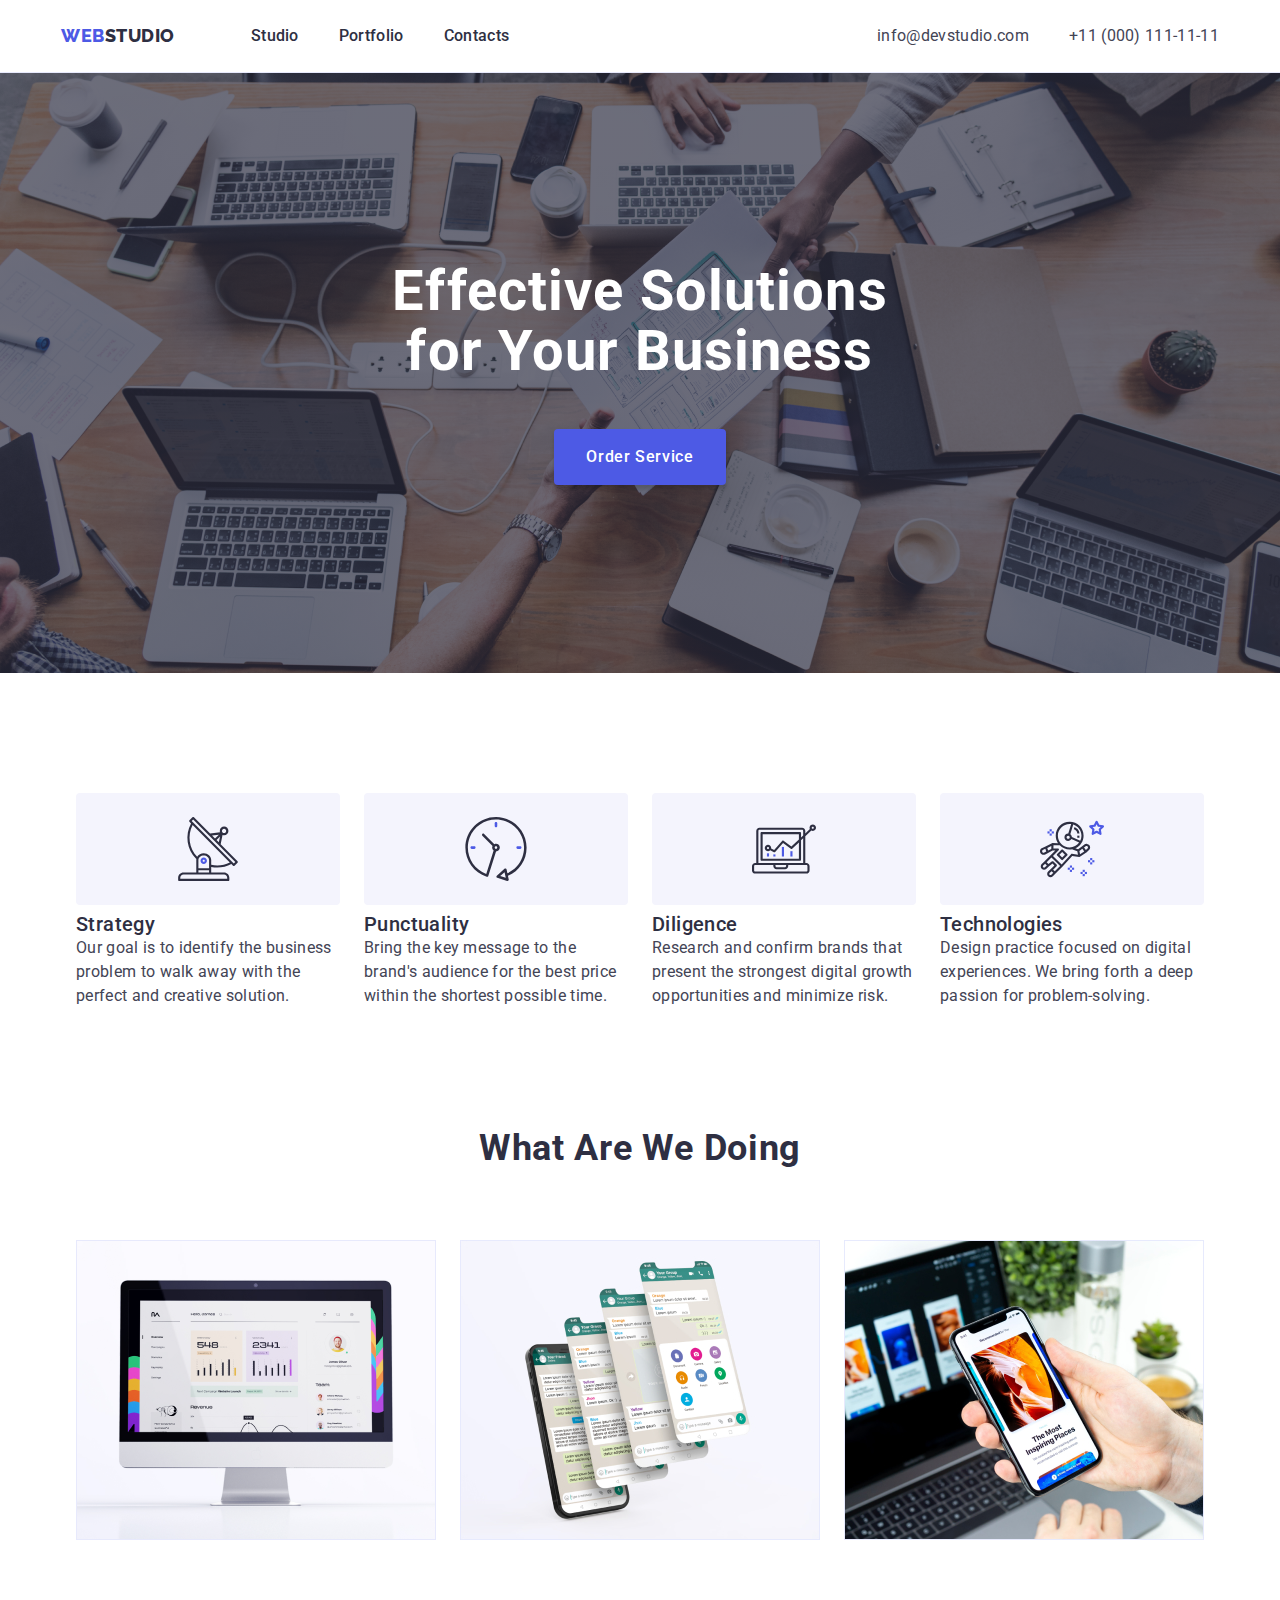
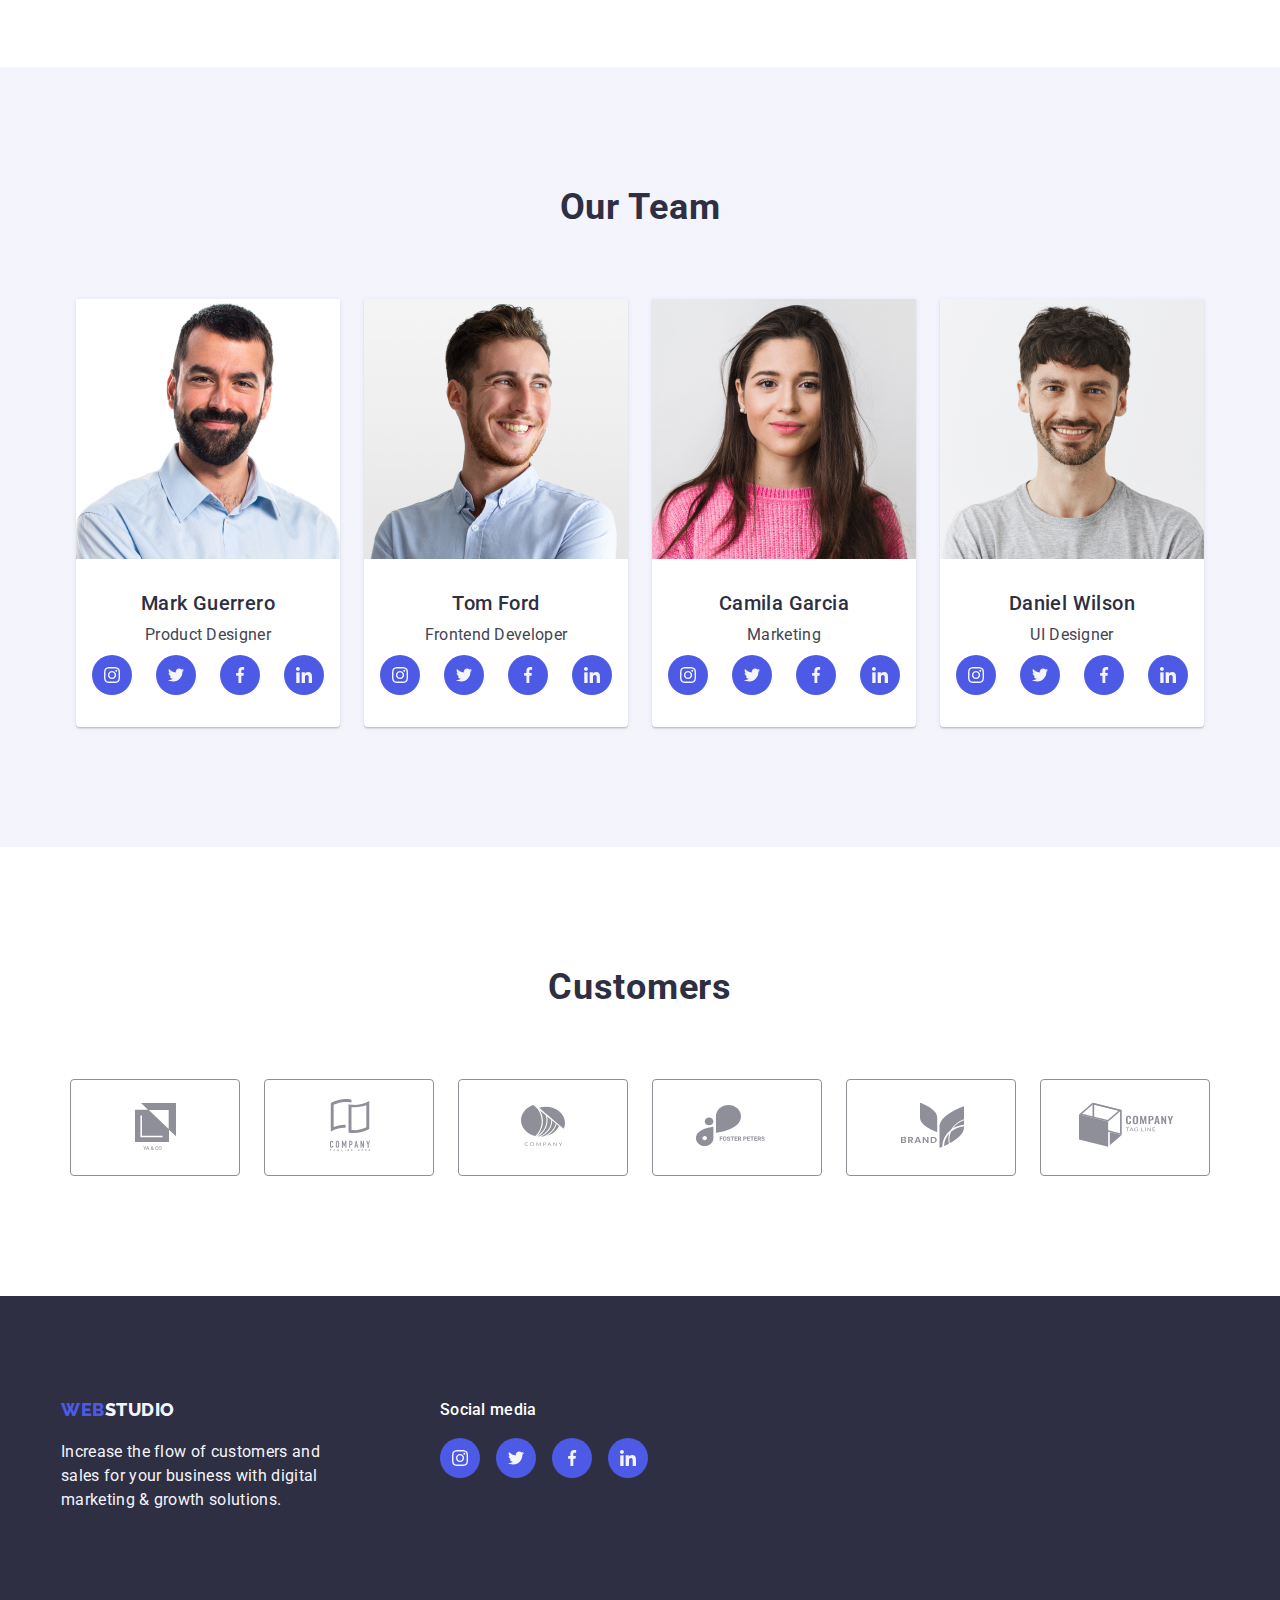
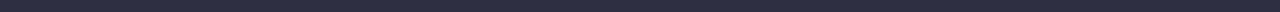
<file: index.html>
<!DOCTYPE html>
<html lang="en">

<head>
    <meta charset="UTF-8">
    <meta name="description" content="Provides digital and marketing growth solutions.">
    <title>Mateo, Ruby L. HW-05</title>
    <link rel="stylesheet" href="./css/modern-normalize.css" />
    <link rel="stylesheet" href="./css/style.css" />

    <link rel="preconnect" href="https://fonts.googleapis.com">
    <link rel="preconnect" href="https://fonts.gstatic.com" crossorigin>
    <link
        href="https://fonts.googleapis.com/css2?family=Raleway:wght@800&family=Roboto:wght@400;500;700;900&display=swap"
        rel="stylesheet">
</head>
<body>
    <!-- Header Section -->
    <header class="header">
        <div class="container main-header-container">
            <nav class="nav">
                <!-- Logo -->
                <a href="/goit-markup-hw-05/" class="header-logo link">
                    <span class="logo-web">Web</span><span class="logo-studio link">Studio</span>
                </a>
                <ul class="nav-list list">
                    <!-- navigation -->
                    <li class="nav-list-item">
                        <a class="nav-list-item-link link" href="/goit-markup-hw-05/">Studio</a>
                    </li>
                    <li class="nav-list-item">
                        <a class="nav-list-item-link link" href="portfolio.html">Portfolio</a>
                    </li>
                    <li class="nav-list-item">
                        <a class="nav-list-item-link link" href="/goit-markup-hw-05/">Contacts</a>
                    </li>
                </ul>
            </nav>
            <!-- contact details -->
            <address class="address">
                <ul class="address-list list">
                    <li><a class="address-list-item link" href="mailto:info@devstudio.com">info@devstudio.com</a></li>
                    <li><a class="address-list-item link" href="tel:+11(000)111-11-11">+11 (000) 111-11-11</a></li>
                </ul>
            </address>
        </div>
    </header>
    <!-- Main Section -->
    <main class="main">
        <!-- Scrolls -->
        <section class="section-hero">
            <div class="container section-hero-main">
                <h1 class="hero-text">Effective Solutions<br>
                    for Your Business</h1>
                <button type="button" data-modal-open class="button main-button">
                    Order Service
                </button>
            </div>
        </section>
        <!-- Section1 -->
        <section class="section features">
            <div class="container section-container">
                <h2 hidden>Features</h2>
                <ul class="features-list list">
                    <li class="features-list-item">
                        <svg class="features-icon">
                            <use href="./images/sprite/features.svg#antenna"></use>
                        </svg>
                        <h3 class="features-items-title">Strategy</h3>
                        <p class="features-paragraph">Our goal is to identify the business<br>
                            problem to walk away with the<br>
                            perfect and creative solution.
                        </p>
                    </li>
                    <li class="features-list-item">
                        <svg class="features-icon">
                            <use href="./images/sprite/features.svg#clock"></use>
                        </svg>
                        <h3 class="features-items-title">Punctuality</h3>
                        <p class="features-paragraph">Bring the key message to the<br>
                            brand's audience for the best price<br>
                            within the shortest possible time.
                        </p>
                    </li>
                    <li class="features-list-item">
                        <svg class="features-icon">
                            <use href="./images/sprite/features.svg#diagram"></use>
                        </svg>
                        <h3 class="features-items-title">Diligence</h3>
                        <p class="features-paragraph">Research and confirm brands that<br>
                            present the strongest digital growth<br>
                            opportunities and minimize risk.
                        </p>
                    </li>
                    <li class="features-list-item">
                        <svg class="features-icon">
                            <use href="./images/sprite/features.svg#astronaut"></use>
                        </svg>
                        <h3 class="features-items-title">Technologies</h3>
                        <p class="features-paragraph">Design practice focused on digital<br>
                            experiences. We bring forth a deep<br>
                            passion for problem-solving.
                        </p>
                    </li>
                </ul>
            </div>
        </section>
        <!-- Section2 -->
        <section class="section-services">
            <div class="container section-no-top-padding">
                <h2 class="services-header section-title">What are we doing</h2>
                <ul class="services-list list">
                    <li class="services-list-items"><img src="./images/pcdashboard.png"
                            alt="picture of a computer showing dashboard" width="360"></li>
                    <li class="services-list-items"><img src="./images/mobile_screens.jpg"
                            alt="picture of mobile screens" width="360"></li>
                    <li class="services-list-items"><img src="./images/holding_phone.jpg"
                            alt="picture of a hand holding a cellphone" width="360"></li>
                </ul>
            </div>
        </section>

        <!-- Section3 -->
        <section class="section team">
            <div class="container section-container">
                <h2 class="team-header section-title">Our Team</h2>
                <ul class="team-list list">
                    <li class="team-list-items">
                        <img src="./images/mguerrero.jpg" alt="picture of Mark Guerrero" width="264"
                            class="team-item-image">
                        <div class="team-details">
                            <h3 class="team-name">Mark Guerrero</h3>
                            <p class="team-role">Product Designer</p>
                            <ul class="socmed-links list">
                                <li class="socmed-link-items">
                                    <a class="socmed-link link" href="/goit-markup-hw-05/">
                                        <svg class="socmed-icon" width="16" height="16">
                                            <use href="./images/sprite/icons.svg#instagram"></use>
                                        </svg>
                                    </a>
                                </li>
                                <li class="socmed-link-items">
                                    <a class="socmed-link link" href="/goit-markup-hw-05/">
                                        <svg class="socmed-icon" width="16" height="16">
                                            <use href="./images/sprite/icons.svg#twitter"></use>
                                        </svg>
                                    </a>
                                </li>
                                <li class="socmed-link-items">
                                    <a class="socmed-link link" href="/goit-markup-hw-05/">
                                        <svg class="socmed-icon" width="16" height="16">
                                            <use href="./images/sprite/icons.svg#facebook"></use>
                                        </svg>
                                    </a>
                                </li>
                                <li class="socmed-link-items">
                                    <a class="socmed-link link" href="/goit-markup-hw-05/">
                                        <svg class="socmed-icon" width="16" height="16">
                                            <use href="./images/sprite/icons.svg#linkedin"></use>
                                        </svg>
                                    </a>
                                </li>
                            </ul>
                        </div>
                    </li>
                    <li class="team-list-items">
                        <img src="./images/tford.jpg" alt="picture of Tom Ford" width="264" class="team-item-image">
                        <div class="team-details">
                            <h3 class="team-name">Tom Ford</h3>
                            <p class="team-role">Frontend Developer</p>
                            <ul class="socmed-links list">
                                <li class="socmed-link-items">
                                    <a class="socmed-link link" href="/goit-markup-hw-05/">
                                        <svg class="socmed-icon" width="16" height="16">
                                            <use href="./images/sprite/icons.svg#instagram"></use>
                                        </svg>
                                    </a>
                                </li>
                                <li class="socmed-link-items">
                                    <a class="socmed-link link" href="/goit-markup-hw-05/">
                                        <svg class="socmed-icon" width="16" height="16">
                                            <use href="./images/sprite/icons.svg#twitter"></use>
                                        </svg>
                                    </a>
                                </li>
                                <li class="socmed-link-items">
                                    <a class="socmed-link link" href="/goit-markup-hw-05/">
                                        <svg class="socmed-icon" width="16" height="16">
                                            <use href="./images/sprite/icons.svg#facebook"></use>
                                        </svg>
                                    </a>
                                </li>
                                <li class="socmed-link-items">
                                    <a class="socmed-link link" href="/goit-markup-hw-05/">
                                        <svg class="socmed-icon" width="16" height="16">
                                            <use href="./images/sprite/icons.svg#linkedin"></use>
                                        </svg>
                                    </a>
                                </li>
                            </ul>
                        </div>
                    </li>
                    <li class="team-list-items">
                        <img src="./images/cgarcia.jpg" alt="picture of Camila Garcia" width="264"
                            class="team-item-image">
                        <div class="team-details">
                            <h3 class="team-name">Camila Garcia</h3>
                            <p class="team-role">Marketing</p>
                            <ul class="socmed-links list">
                                <li class="socmed-link-items">
                                    <a class="socmed-link link" href="/goit-markup-hw-05/">
                                        <svg class="socmed-icon" width="16" height="16">
                                            <use href="./images/sprite/icons.svg#instagram"></use>
                                        </svg>
                                    </a>
                                </li>
                                <li class="socmed-link-items">
                                    <a class="socmed-link link" href="/goit-markup-hw-05/">
                                        <svg class="socmed-icon" width="16" height="16">
                                            <use href="./images/sprite/icons.svg#twitter"></use>
                                        </svg>
                                    </a>
                                </li>
                                <li class="socmed-link-items">
                                    <a class="socmed-link link" href="/goit-markup-hw-05/">
                                        <svg class="socmed-icon" width="16" height="16">
                                            <use href="./images/sprite/icons.svg#facebook"></use>
                                        </svg>
                                    </a>
                                </li>
                                <li class="socmed-link-items">
                                    <a class="socmed-link link" href="/goit-markup-hw-05/">
                                        <svg class="socmed-icon" width="16" height="16">
                                            <use href="./images/sprite/icons.svg#linkedin"></use>
                                        </svg>
                                    </a>
                                </li>
                            </ul>
                        </div>
                    </li>
                    <li class="team-list-items">
                        <img src="./images/dwilson.jpg" alt="picture of Daniel Wilson" width="264"
                            class="team-item-image">
                        <div class="team-details">
                            <h3 class="team-name">Daniel Wilson</h3>
                            <p class="team-role">UI Designer</p>
                            <ul class="socmed-links list">
                                <li class="socmed-link-items">
                                    <a class="socmed-link link" href="/goit-markup-hw-05/">
                                        <svg class="socmed-icon" width="16" height="16">
                                            <use href="./images/sprite/icons.svg#instagram"></use>
                                        </svg>
                                    </a>
                                </li>
                                <li class="socmed-link-items">
                                    <a class="socmed-link link" href="/goit-markup-hw-05/">
                                        <svg class="socmed-icon" width="16" height="16">
                                            <use href="./images/sprite/icons.svg#twitter"></use>
                                        </svg>
                                    </a>
                                </li>
                                <li class="socmed-link-items">
                                    <a class="socmed-link link" href="/goit-markup-hw-05/">
                                        <svg class="socmed-icon" width="16" height="16">
                                            <use href="./images/sprite/icons.svg#facebook"></use>
                                        </svg>
                                    </a>
                                </li>
                                <li class="socmed-link-items">
                                    <a class="socmed-link link" href="/goit-markup-hw-05/">
                                        <svg class="socmed-icon" width="16" height="16">
                                            <use href="./images/sprite/icons.svg#linkedin"></use>
                                        </svg>
                                    </a>
                                </li>
                            </ul>
                        </div>
                    </li>
                </ul>
            </div>
        </section>
        <section class="section customers">
            <div class="container section-customers">
                <h2 class="customer-icons section-title">customers</h2>
                <ul class="customer-list list">
                    <li class="customer-list-items">
                        <a class="icon-clients-link" href="">
                            <svg class="customer-icon">
                                <use href="./images/sprite/icons.svg#logo1"></use>
                            </svg>
                        </a>
                    </li>
                    <li class="customer-list-items">
                        <a class="icon-clients-link" href="">
                            <svg class="customer-icon">
                                <use href="./images/sprite/icons.svg#logo2"></use>
                            </svg>
                        </a>
                    </li>
                    <li class="customer-list-items">
                        <a class="icon-clients-link" href="">
                            <svg class="customer-icon">
                                <use href="./images/sprite/icons.svg#logo3"></use>
                            </svg>
                        </a>
                    </li>
                    <li class="customer-list-items">
                        <a class="icon-clients-link" href="">
                            <svg class="customer-icon">
                                <use href="./images/sprite/icons.svg#logo4"></use>
                            </svg>
                        </a>
                    </li>
                    <li class="customer-list-items">
                        <a class="icon-clients-link" href="">
                            <svg class="customer-icon">
                                <use href="./images/sprite/icons.svg#logo5"></use>
                            </svg>
                        </a>
                    </li>
                    <li class="customer-list-items">
                        <a class="icon-clients-link" href="">
                            <svg class="customer-icon">
                                <use href="./images/sprite/icons.svg#logo6"></use>
                            </svg>
                        </a>
                    </li>
                </ul>
            </div>
        </section>
    </main>
    <!-- Footer Section -->
    <footer class="footer">
        <section>
            <div class="container paragraph-container">
                <!-- Logo -->
                <div class="logo-container">
                    <a class="footer-logo link" href="/goit-markup-hw-05/">
                        <span class="footer-logo-web">web</span><span class="footer-logo-studio">studio</span></a>
                    <p class="footer-paragraph">Increase the flow of customers and<br>
                        sales for your business with digital<br>
                        marketing & growth solutions.
                    </p>
                </div>
                <div class="socmed-container">
                    <h4 class="footer-socmed-header">Social media</h4>
                    <ul class="footer-socmed-links list">
                        <li class="footer-socmed-link-items">
                            <a class="footer-socmed-link link" href="/goit-markup-hw-05/">
                                <svg class="socmed-icon" width="16" height="16">
                                    <use href="./images/sprite/icons.svg#instagram"></use>
                                </svg>
                            </a>
                        </li>
                        <li class="footer-socmed-link-items">
                            <a class="footer-socmed-link link" href="/goit-markup-hw-05/">
                                <svg class="socmed-icon" width="16" height="16">
                                    <use href="./images/sprite/icons.svg#twitter"></use>
                                </svg>
                            </a>
                        </li>
                        <li class="footer-socmed-link-items">
                            <a class="footer-socmed-link link" href="/goit-markup-hw-05/">
                                <svg class="socmed-icon" width="16" height="16">
                                    <use href="./images/sprite/icons.svg#facebook"></use>
                                </svg>
                            </a>
                        </li>
                        <li class="footer-socmed-link-items">
                            <a class="footer-socmed-link link" href="/goit-markup-hw-05/">
                                <svg class="socmed-icon" width="16" height="16">
                                    <use href="./images/sprite/icons.svg#linkedin"></use>
                                </svg>
                            </a>
                        </li>
                    </ul>
                </div>    
            </div>
        </section>
    </footer>
    <div class="modal is-hidden" data-modal>
        <div class="modal-content">
            <button class="modal-close" data-modal-close>
                <svg class="modal-close-icon" width="24px" height="24px">
                    <use href="./images/sprite/modal-icons.svg#x-icon"></use>
                </svg>
            </button>
        </div>
    </div>
    <script src="./js/modal.js"></script> 
</body>
</html>
</file>
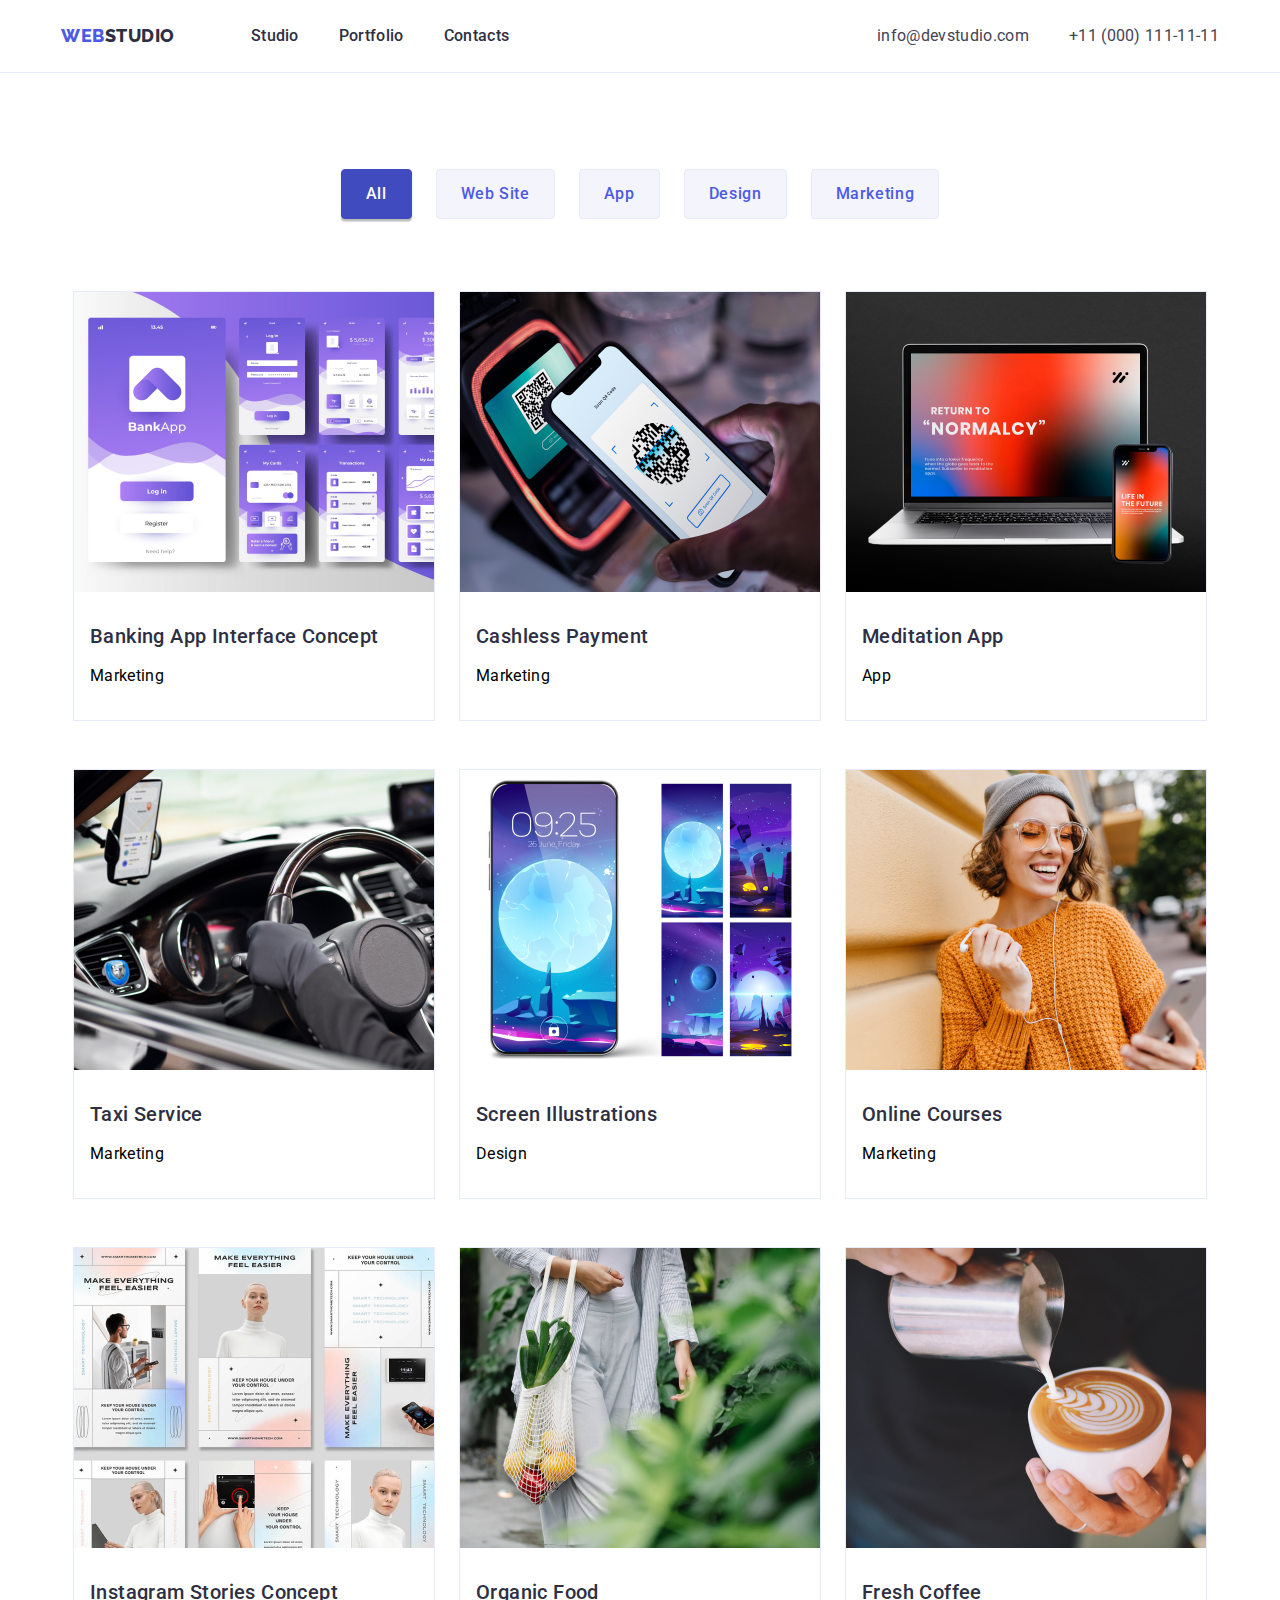
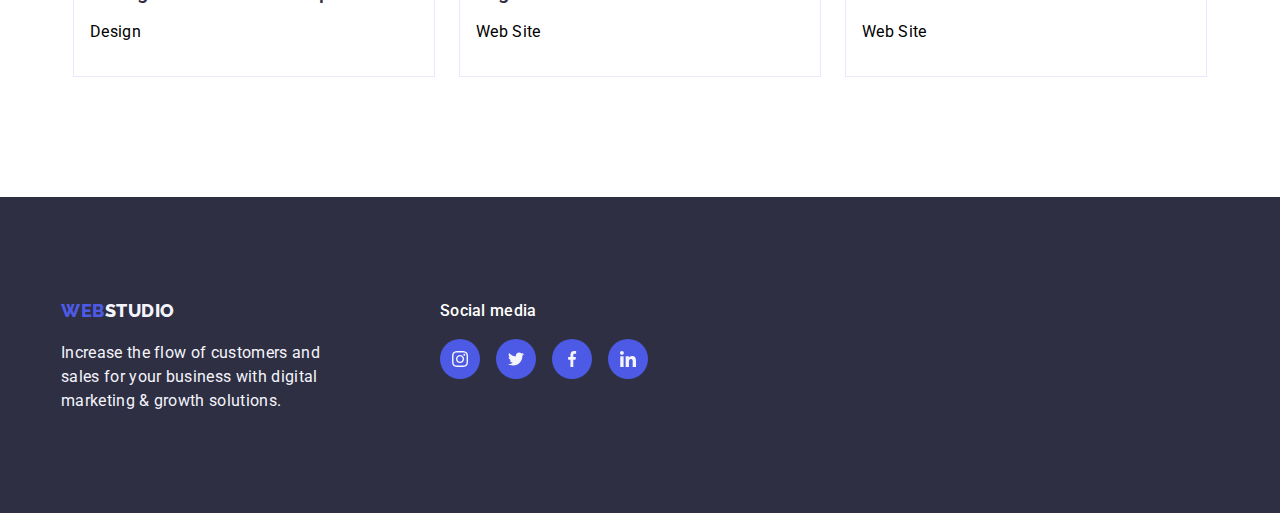
<file: portfolio.html>
<!DOCTYPE html>
<html lang="en">
<head>
    <meta charset="UTF-8">
    <meta name="description" content="Provides digital and marketing growth solutions.">
    <title>Mateo, Ruby L. HW-05</title>
    <link rel="stylesheet" href="./css/style.css" />

    <link rel="preconnect" href="https://fonts.googleapis.com">
    <link rel="preconnect" href="https://fonts.gstatic.com" crossorigin>
    <link href="https://fonts.googleapis.com/css2?family=Raleway:wght@800&family=Roboto:wght@400;500;700;900&display=swap"
        rel="stylesheet">
</head>
<body>
    <!-- Header Section -->
    <header class="header">
        <div class="container main-header-container">
            <nav class="nav">
                <!-- Logo -->
                <a href="/goit-markup-hw-05/" class="header-logo link">
                    <span class="logo-web">Web</span><span class="logo-studio">Studio</span>
                </a>
                <ul class="nav-list list">
                    <!-- navigation -->
                    <li class="nav-list-item">
                        <a class="nav-list-item-link link" href="/goit-markup-hw-05/">Studio</a>
                    </li>
                    <li class="nav-list-item">
                        <a class="nav-list-item-link link" href="portfolio.html">Portfolio</a>
                    </li>
                    <li class="nav-list-item">
                        <a class="nav-list-item-link link" href="/goit-markup-hw-05/">Contacts</a>
                    </li>
                </ul>
            </nav>
            <!-- contact details -->
            <address class="address">
                <ul class="address-list list">
                    <li><a class="address-list-item link" href="mailto:info@devstudio.com">info@devstudio.com</a></li>
                    <li><a class="address-list-item link" href="tel:+11(000)111-11-11">+11 (000) 111-11-11</a></li>
                </ul>
            </address>
        </div>
    </header>
    <!-- Main Section -->
    <main class="main-portfolio">
        
    <!-- filters -->
    <section class="section-filter">
        <div class="container filter-section">
            <h2 hidden>Features</h2>
            <ul class="filter-list list">
                <li class="filter-list-item">
                    <button class="filter-btn-active">
                            All
                    </button>
                </li>
                <li class="filter-list-item">
                    <button class="filter-btn">
                        Web Site
                    </button>
                </li>
                <li class="filter-list-item">
                    <button class="filter-btn">
                        App</button>
                </li>
                <li class="filter-list-item">
                    <button class="filter-btn">
                        Design
                    </button>
                </li>
                <li class="filter-list-item">
                    <button class="filter-btn">
                        Marketing
                    </button>
                </li>
            </ul>
        </div>
    </section>
    <section class="section-projects">
        <div class="container section-no-top-padding">
            <h2 hidden>Features</h2>
                    <ul class="projects-list list">
                        <li class="projects-list-item">
                            <figure class="projects-list-figure">
                                <img src="./images/bank_app.jpg" alt="photo of banking app" width="360">
                                <figcaption>
                                    14 Stylish and User-Friendly App Design Concepts · Task Manager App · Calorie Tracker App · Exotic Fruit Ecommerce App ·
                                    Cloud Storage App
                                    </figcaption>
                            </figure>
                            <div class="project-details">
                                <h3 class="projects-item-title">Banking App Interface Concept</h3>
                                <p class="projects-item-category">Marketing</p>
                            </div>
                        </li>
                        <li class="projects-list-item">
                            <figure class="projects-list-figure">
                                <img src="./images/cashless_payment.jpg" alt="photo of banking app" width="360">
                                <figcaption>
                                    14 Stylish and User-Friendly App Design Concepts · Task Manager App · Calorie Tracker App · Exotic Fruit
                                    Ecommerce App ·
                                    Cloud Storage App
                                </figcaption>
                            </figure>
                            <div class="project-details">
                                <h3 class="projects-item-title">Cashless Payment</h3>
                                <p class="projects-item-category">Marketing</p>
                            </div>
                        </li>
                        <li class="projects-list-item">
                            <figure class="projects-list-figure">
                                <img src="./images/meditation_app.jpg" alt="photo of banking app" width="360">
                                <figcaption>
                                    14 Stylish and User-Friendly App Design Concepts · Task Manager App · Calorie Tracker App · Exotic Fruit
                                    Ecommerce App ·
                                    Cloud Storage App
                                </figcaption>
                            </figure>
                            <div class="project-details">
                                <h3 class="projects-item-title">Meditation App</h3>
                                <p class="projects-item-category">App</p>
                            </div>
                        </li>
                        <li class="projects-list-item">
                            <figure class="projects-list-figure">
                                <img src="./images/taxi_service.jpg" alt="photo of banking app" width="360">
                                <figcaption>
                                    14 Stylish and User-Friendly App Design Concepts · Task Manager App · Calorie Tracker App · Exotic Fruit
                                    Ecommerce App ·
                                    Cloud Storage App
                                </figcaption>
                            </figure>
                            <div class="project-details">
                                <h3 class="projects-item-title">Taxi Service</h3>
                                <p class="projects-item-category">Marketing</p>
                            </div>
                        </li>
                        <li class="projects-list-item">
                            <figure class="projects-list-figure">
                                <img src="./images/screen_illustrations.jpg" alt="photo of banking app" width="360">
                                <figcaption>
                                    14 Stylish and User-Friendly App Design Concepts · Task Manager App · Calorie Tracker App · Exotic Fruit
                                    Ecommerce App ·
                                    Cloud Storage App
                                </figcaption>
                            </figure>
                            <div class="project-details">
                                <h3 class="projects-item-title">Screen Illustrations</h3>
                                <p class="projects-item-category">Design</p>
                            </div>
                        </li>
                        <li class="projects-list-item">
                            <figure class="projects-list-figure">
                                <img src="./images/online_courses.jpg" alt="photo of banking app" width="360">
                                <figcaption>
                                    14 Stylish and User-Friendly App Design Concepts · Task Manager App · Calorie Tracker App · Exotic Fruit
                                    Ecommerce App ·
                                    Cloud Storage App
                                </figcaption>
                            </figure>
                            <div class="project-details">
                                <h3 class="projects-item-title">Online Courses</h3>
                                <p class="projects-item-category">Marketing</p>
                            </div>
                        </li>
                        <li class="projects-list-item">
                            <figure class="projects-list-figure">
                                <img src="./images/instgram_stories.jpg" alt="photo of banking app" width="360">
                                <figcaption>
                                    14 Stylish and User-Friendly App Design Concepts · Task Manager App · Calorie Tracker App · Exotic Fruit
                                    Ecommerce App ·
                                    Cloud Storage App
                                </figcaption>
                            </figure>
                            <div class="project-details">
                                <h3 class="projects-item-title">Instagram Stories Concept</h3>
                                <p class="projects-item-category">Design</p>
                            </div>
                        </li>
                        <li class="projects-list-item">
                            <figure class="projects-list-figure">
                                <img src="./images/organic_food.jpg" alt="photo of banking app" width="360">
                                <figcaption>
                                    14 Stylish and User-Friendly App Design Concepts · Task Manager App · Calorie Tracker App · Exotic Fruit
                                    Ecommerce App ·
                                    Cloud Storage App
                                </figcaption>
                            </figure>
                            <div class="project-details">
                                <h3 class="projects-item-title">Organic Food</h3>
                                <p class="projects-item-category">Web Site</p>
                            </div>
                        </li>
                        <li class="projects-list-item">
                            <figure class="projects-list-figure">
                                <img src="./images/fresh_coffee.jpg" alt="photo of banking app" width="360">
                                <figcaption>
                                    14 Stylish and User-Friendly App Design Concepts · Task Manager App · Calorie Tracker App · Exotic Fruit
                                    Ecommerce App ·
                                    Cloud Storage App
                                </figcaption>
                            </figure>
                            <div class="project-details">
                                <h3 class="projects-item-title">Fresh Coffee</h3>
                                <p class="projects-item-category">Web Site</p>
                            </div>
                        </li>
                    </ul>
        </div>
    </section> 
    </main>
    <!-- Footer Section -->
    <footer class="footer">
        <section>
            <div class="container paragraph-container">
                <!-- Logo -->
                <div class="logo-container">
                    <a class="footer-logo link" href="/goit-markup-hw-05/">
                        <span class="footer-logo-web">web</span><span class="footer-logo-studio">studio</span></a>
                    <p class="footer-paragraph">Increase the flow of customers and<br>
                        sales for your business with digital<br>
                        marketing & growth solutions.
                    </p>
                </div>
                <div class="socmed-container">
                    <h4 class="footer-socmed-header">Social media</h4>
                    <ul class="footer-socmed-links list">
                        <li class="footer-socmed-link-items">
                            <a class="footer-socmed-link link" href="/goit-markup-hw-05/">
                                <svg class="socmed-icon" width="16" height="16">
                                    <use href="./images/sprite/icons.svg#instagram"></use>
                                </svg>
                            </a>
                        </li>
                        <li class="footer-socmed-link-items">
                            <a class="footer-socmed-link link" href="/goit-markup-hw-05/">
                                <svg class="socmed-icon" width="16" height="16">
                                    <use href="./images/sprite/icons.svg#twitter"></use>
                                </svg>
                            </a>
                        </li>
                        <li class="footer-socmed-link-items">
                            <a class="footer-socmed-link link" href="/goit-markup-hw-05/">
                                <svg class="socmed-icon" width="16" height="16">
                                    <use href="./images/sprite/icons.svg#facebook"></use>
                                </svg>
                            </a>
                        </li>
                        <li class="footer-socmed-link-items">
                            <a class="footer-socmed-link link" href="/goit-markup-hw-05/">
                                <svg class="socmed-icon" width="16" height="16">
                                    <use href="./images/sprite/icons.svg#linkedin"></use>
                                </svg>
                            </a>
                        </li>
                    </ul>
                </div>
            </div>    
        </section>
    </footer>
    <script src="./js/modal.js"></script>
</body> 
</html>
</file>
<file: css/style.css>
:root {
  --slate: #434455;
  --light_slate: #8e8f99;
  --navyblue: #2e2f42;
  --iris: #4d5ae5;
  --ocean: #404bbf;
  --green: #31d0aa;
  --white: #fff;
  --cloud: #f4f4fd;
  --cornflower: #e7e9fc;
  --dairy: #fcfcfc;
  --cubic-bezier: cubic-bezier(0.4, 0, 0.2, 1);
}

* {
  margin: 0;
  padding: 0;
  box-sizing: border-box;
}

h1,
h2,
h3,
h4,
h5,
h6,
p,
ul {
  margin: 0;
  padding: 0;
}

body {
  font-family: "Roboto", sans-serif;
  font-size: 16px;
  line-height: 24px;
  letter-spacing: 0.32px;
}

figure {
  margin: 0;
}

.container {
  margin: 0 auto;
  width: 1158px;
}

.list {
  list-style: none;
}

.link {
  text-decoration: none;
}

.header {
  flex-shrink: 0;
  border-bottom: 1px solid var(--cornflower);
  background: var(--white);
  display: flex;
  justify-content: center;
  align-items: center;
  flex-shrink: 0;
  padding: 24px 0;
}

.main-header-container {
  display: flex;
  justify-content: space-between;
}

.nav {
  display: inline-flex;
  gap: 76px;
}

.header-logo {
  font-family: "Raleway";
  font-size: 18px;
  font-weight: 800;
  text-transform: uppercase;
}

.logo-web {
  color: var(--iris);
  line-height: 21px;
  letter-spacing: 0.54px;
  display: inline-flex;
}

.logo-studio {
  color: var(--navyblue);
  line-height: 21px;
  letter-spacing: 0.54px;
}

.nav-list {
  display: flex;
  gap: 40px;
}

.nav-list-item {
  position: relative;
  transition: color, width 250ms var(--cubic-bezier);
}

.nav-list-item:hover .nav-list-item-link {
  color: var(--ocean);
}

.nav-list-item:hover .nav-list-item-link::after {
  width: 100%;
}

.nav-list-item-link {
  color: var(--navyblue);
  font-weight: 500;
  line-height: 24px;
  letter-spacing: 0.32px;
  transform: translateX(0);
  transition: color 250ms var(--cubic-bezier);
}

.nav-list-item-link::after {
  content: "";
  height: 4px;
  width: 0;
  background-color: var(--ocean);
  border-radius: 2px;
  position: absolute;
  left: 0;
  bottom: -25px;
  transform: scaleX(1);
  transition: width 250ms var(--cubic-bezier);
}

.nav-list-item-link-active {
  color: var(--ocean);
}

.address-list {
  font-style: normal;
  display: inline-flex;
  gap: 40px;
}

.address-list-item {
  color: var(--slate);
  line-height: 24px;
  letter-spacing: 0.32px;
  transition: color 250ms var(--cubic-bezier);
}

.address-list-item:hover {
  color: var(--ocean);
}

.section-hero {
  text-align: center;
  padding-top: 188px;
  padding-bottom: 188px;
  background-image: linear-gradient(
      rgba(46, 47, 66, 0.7),
      rgba(46, 47, 66, 0.7)
    ),
    url(../images/hero_img.png);
  background-repeat: no-repeat;
  background-position: center;
  background-size: 1440px;
  background-color: var(--navyblue);
}

.hero-text {
  text-align: center;
  color: var(--white);
  font-size: 56px;
  line-height: 60px;
  letter-spacing: 1.12px;
  margin-bottom: 48px;
}

.button.main-button {
  outline: none;
  border: unset;
  cursor: pointer;
  align-items: flex-start;
  gap: 10px;
  border-radius: 4px;
  background: var(--iris);
  box-shadow: 0px 4px 4px 0px rgba(0, 0, 0, 0.15);
  transition: background-color 250ms var(--cubic-bezier);
}

.main-button {
  padding: 16px 32px;
  font-size: 16px;
  font-weight: 500;
  line-height: 24px;
  letter-spacing: 0.64px;
  font-family: inherit;
  display: inline-flex;
  color: var(--white);
  transition: background-color 250ms var(--cubic-bezier);
}

.main-button:hover {
  background-color: var(--ocean);
}

.modal {
  display: flex;
  padding-top: 80px;
  justify-content: center;
  position: fixed;
  width: 100%;
  height: 100%;
  background-color: rgb(46, 47, 66, 0.4);
  top: 0px;
  left: 0px;
  pointer-events: auto;
  opacity: 1;
  transition-property: visibility, opacity;
  transition-duration: 250ms;
}

.modal.is-hidden {
  visibility: hidden;
  pointer-events: none;
  opacity: 0;
}

.modal-content {
  background-color: var(--dairy);
  display: flex;
  justify-content: flex-end;
  border-radius: 4px;
  width: 408px;
  height: 584px;
  flex-shrink: 0;
  box-shadow: 0px 2px 1px 0px rgba(0, 0, 0, 0.2),
    0px 1px 3px 0px rgba(0, 0, 0, 0.12), 0px 1px 1px 0px rgba(0, 0, 0, 0.14);
  transform: translateY(-50%);
  transition-duration:250ms;
  position: absolute;
  top: 50%;
}

.modal.is-hidden.modal-content {
  transform: scale(0);
}

.modal-close {
  width: 24px;
  height: 24px;
  fill: var(--cornflower);
  border-radius: 100%;
  border-width: 1px;
  border-color: rgba(0, 0, 0, 0.1);
  position: relative;
  top: 24px;
  right: 24px;
  display: flex;
  align-items: center;
  justify-content: center;
  cursor: pointer;
  transition: background-color 250ms var(--cubic-bezier);
}

.modal-close-icon {
  fill: var(--navyblue);
  width: 8px;
  height: 8px;
}

.modal-close:hover {
  background-color: var(--ocean);
}

.modal-close:hover svg {
  fill: var(--white);
}

.section {
  padding-top: 120px;
  padding-bottom: 120px;
}

.section-services {
  padding-bottom: 120px;
}

.features-list {
  display: flex;
  justify-content: center;
  gap: 24px;
}

.features-icon {
  width: 264px;
  height: 112px;
  flex-shrink: 0;
  border-radius: 4px;
  background: var(--cloud);
  padding: 24px 100px;
}

.features-items-title {
  color: var(--navyblue);
  font-size: 20px;
  font-weight: 500;
  line-height: 24px;
  letter-spacing: 0.4px;
}

.features-paragraph {
  color: var(--slate);
  line-height: 24px;
  letter-spacing: 0.32px;
  font-size: 16px;
}

.section-title {
  margin-bottom: 72px;
}

.services-list {
  display: flex;
  justify-content: center;
  gap: 24px;
}

.section-title {
  text-transform: capitalize;
  text-align: center;
  font-size: 36px;
  color: var(--navyblue);
  line-height: 40px;
  letter-spacing: 0.72px;
}

.team {
  background-color: var(--cloud);
}

.team-list {
  display: flex;
  justify-content: center;
  gap: 24px;
}

.team-item-image {
  display: block;
}

.team-list-items {
  border-radius: 0px 0px 4px 4px;
  background: var(--white);
  box-shadow: 0px 2px 1px 0px rgba(46, 47, 66, 0.08),
    0px 1px 1px 0px rgba(46, 47, 66, 0.16),
    0px 1px 6px 0px rgba(46, 47, 66, 0.08);
  height: 100%;
}

.team-header {
  text-transform: capitalize;
  text-align: center;
  font-size: 36px;
  color: var(--navyblue);
  line-height: 40px;
  letter-spacing: 0.72px;
}

.team-details {
  padding: 32px 0;
}

.team-name {
  text-align: center;
  font-size: 20px;
  font-weight: 500;
  color: var(--navyblue);
  line-height: 24px;
  letter-spacing: 0.4px;
  margin-bottom: 8px;
}

.team-role {
  text-align: center;
  color: var(--slate);
  line-height: 24px;
  letter-spacing: 0.32px;
  margin-top: 8px;
  margin-bottom: 8px;
}

.socmed-links {
  display: flex;
  align-items: center;
  column-gap: 24px;
  justify-content: center;
}

.socmed-link {
  display: flex;
  width: 40px;
  height: 40px;
  justify-content: center;
  align-items: center;
  border-radius: 40px;
  background-color: var(--iris);
  transition: background-color 250ms var(--cubic-bezier);
}

.socmed-link:hover {
  background-color: var(--ocean);
}

.socmed-icon {
  fill: var(--cloud);
}

.customer-list {
  display: flex;
  justify-content: center;
  gap: 24px;
}

.customer-list-items {
  padding: 16px 32px;
  border: 1px solid var(--light_slate);
  border-radius: 4px;
  color: var(--light_slate);
  transition: border-color 250ms var(--cubic-bezier);
}

.customer-list-items:hover {
  border-color: var(--ocean);
}

.customer-list-items:hover .icon-clients-link {
  color: var(--ocean);
}

.icon-clients-link {
  color: var(--light_slate);
  transition: color 250ms var(--cubic-bezier);
}

.customer-icon {
  width: 104px;
  height: 56px;
  flex-shrink: 0;
  fill: currentColor;
  transition: fill 250ms var(--cubic-bezier);
}

.footer {
  background-color: var(--navyblue);
  flex-shrink: 0;
  padding-top: 101.5px;
  padding-bottom: 100px;
  display: flex;
  justify-content: center;
}

.section-footer {
  display: flex;
}

.paragraph-container {
  display: flex;
  flex-direction: row;
  justify-content: left;
}

.logo-container {
  margin-right: 120px;
}
.socmed-container {
  display: flex;
  flex-direction: column;
  justify-content: left;
  align-items: left;
}

.footer-logo {
  font-family: "Raleway";
  font-size: 18px;
  font-weight: 800;
  text-transform: uppercase;
}

.footer-logo-web {
  color: var(--iris);
  line-height: 21px;
  letter-spacing: 0.54px;
}

.footer-logo-studio {
  color: var(--cloud);
  line-height: 21px;
  letter-spacing: 0.54px;
}

.footer-paragraph {
  color: var(--cloud);
  line-height: 24px;
  letter-spacing: 0.32px;
  margin-top: 17.5px;
}

.footer-socmed-header {
  font-weight: 500;
  line-height: 24px;
  letter-spacing: 0.32px;
  color: var(--white);
  margin-bottom: 16px;
}

.footer-socmed-links {
  display: flex;
  align-items: center;
  column-gap: 16px;
}

.footer-socmed-link {
  display: flex;
  width: 40px;
  height: 40px;
  justify-content: center;
  align-items: center;
  border-radius: 40px;
  background-color: var(--iris);
  transition: background-color 250ms var(--cubic-bezier);
}

.footer-socmed-link:hover {
  background-color: var(--green);
}

.container-filter {
  padding-top: 96px;
  padding-bottom: 72px;
}

.filter-list {
  display: flex;
  align-items: flex-start;
  justify-content: center;
  gap: 24px;
  padding-top: 96px;
  padding-bottom: 72px;
}

.filter-btn-active {
  display: flex;
  justify-content: center;
  align-items: center;
  border-radius: 4px;
  border: 1px solid var(--ocean);
  background: var(--ocean);
  padding: 12px 24px;
  color: var(--white);
  line-height: 24px;
  letter-spacing: 0.64px;
  font-size: 16px;
  font-weight: 500;
  font-family: inherit;
  box-shadow: 0px 2px 2px 0px rgba(0, 0, 0, 0.12),
    0px 2px 1px 0px rgba(0, 0, 0, 0.08), 0px 3px 1px 0px rgba(0, 0, 0, 0.1);
}

.filter-btn-active:hover {
  cursor: pointer;
  border-color: var(--ocean);
  box-shadow: 0px 2px 2px 0px rgba(0, 0, 0, 0.12),
    0px 2px 1px 0px rgba(0, 0, 0, 0.08), 0px 3px 1px 0px rgba(0, 0, 0, 0.1);
}

.filter-btn {
  display: flex;
  justify-content: center;
  align-items: center;
  border-radius: 4px;
  border: 1px solid var(--cornflower);
  background: var(--cloud);
  padding: 12px 24px;
  line-height: 24px;
  letter-spacing: 0.64px;
  font-family: inherit;
  color: var(--iris);
  font-size: 16px;
  font-weight: 500;
  transition: background-color, cursor, color, border-color,
    box-shadow 250ms var(--cubic-bezier);
}

.filter-btn:hover {
  cursor: pointer;
  background-color: var(--ocean);
  color: var(--white);
  border-color: var(--ocean);
  box-shadow: 0px 2px 2px 0px rgba(0, 0, 0, 0.12),
    0px 2px 1px 0px rgba(0, 0, 0, 0.08), 0px 3px 1px 0px rgba(0, 0, 0, 0.1);
}

.section-projects {
  padding-bottom: 120px;
}

.projects-list {
  display: flex;
  justify-content: center;
  flex-wrap: wrap;
  flex-basis: calc((100%3 - 24px) / 3);
  column-gap: 24px;
  row-gap: 48px;
}

.projects-list-item {
  border: 1px solid var(--cornflower);
  background: var(--white);
  transition: box-shadow, border-radius, 250ms var(--cubic-bezier);
}

.projects-list-item:hover {
  border-radius: 0px 0px 4px 4px;
  cursor: pointer;
  box-shadow: 0px 2px 1px 0px rgba(46, 47, 66, 0.08),
    0px 1px 1px 0px rgba(46, 47, 66, 0.16),
    0px 1px 6px 0px rgba(46, 47, 66, 0.08);
}

.projects-list-item:hover figcaption {
  transform: translateY(0px);
  will-change: transform;
}

.projects-list-figure {
  width: 100%;
  height: 300px;
  position: relative;
  overflow: hidden;
}

.projects-list-figure img {
  display: block;
  width: 100%;
  height: 100%;
  object-fit: cover;
  object-position: center;
}

.projects-list-figure figcaption {
  position: absolute;
  display: flex;
  top: 0px;
  left: 0px;
  width: 100%;
  height: 100%;
  color: var(--white);
  background-color: var(--iris);
  padding: 40px 32px;
  transition: transform 250ms var(--cubic-bezier);
  transition-timing-function:ease-in-out;
  transform: translateY(100%);
}

.project-details {
  padding: 32px 16px;
}

.projects-item-title {
  color: var(--navyblue);
  font-size: 20px;
  font-weight: 500;
  line-height: 24px;
  letter-spacing: 0.4px;
  margin-bottom: 16px;
}

.category {
  color: var(--slate);
  line-height: 24px;
  letter-spacing: 0.32px;
}
</file>
